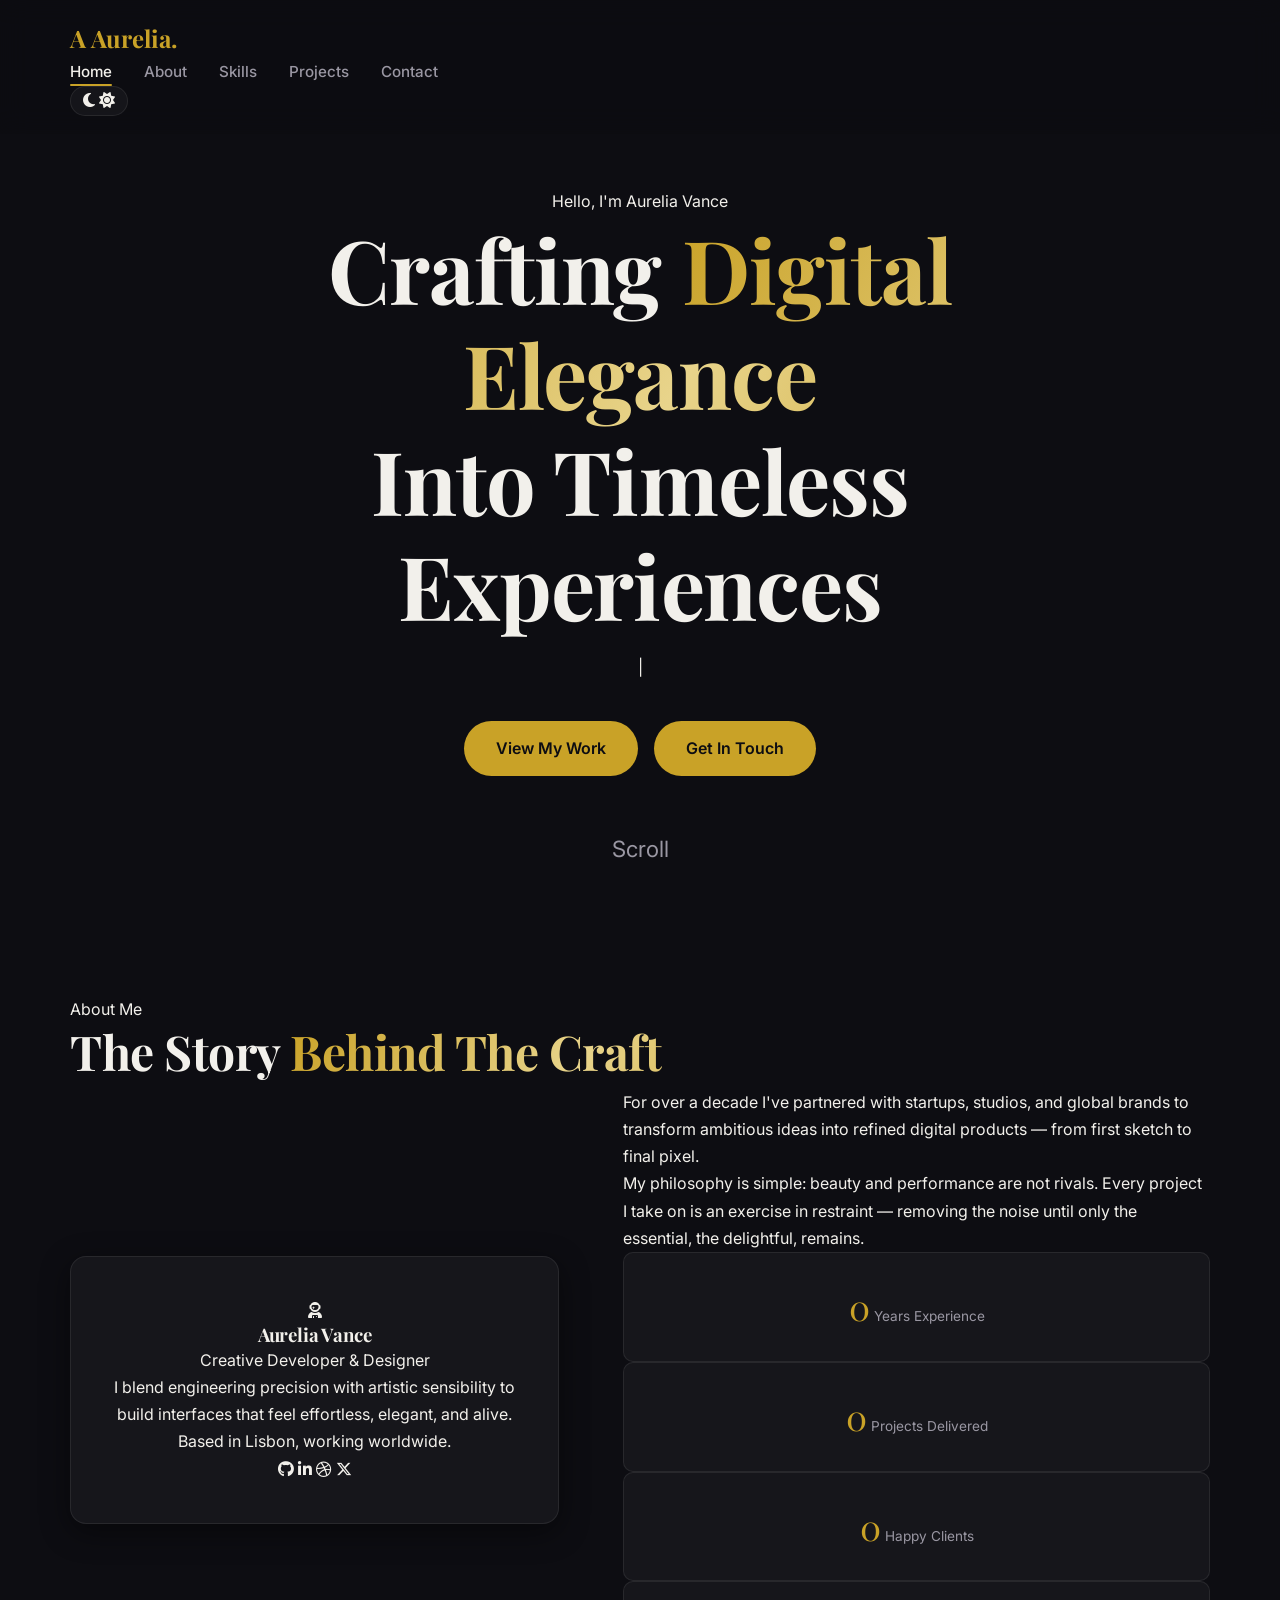
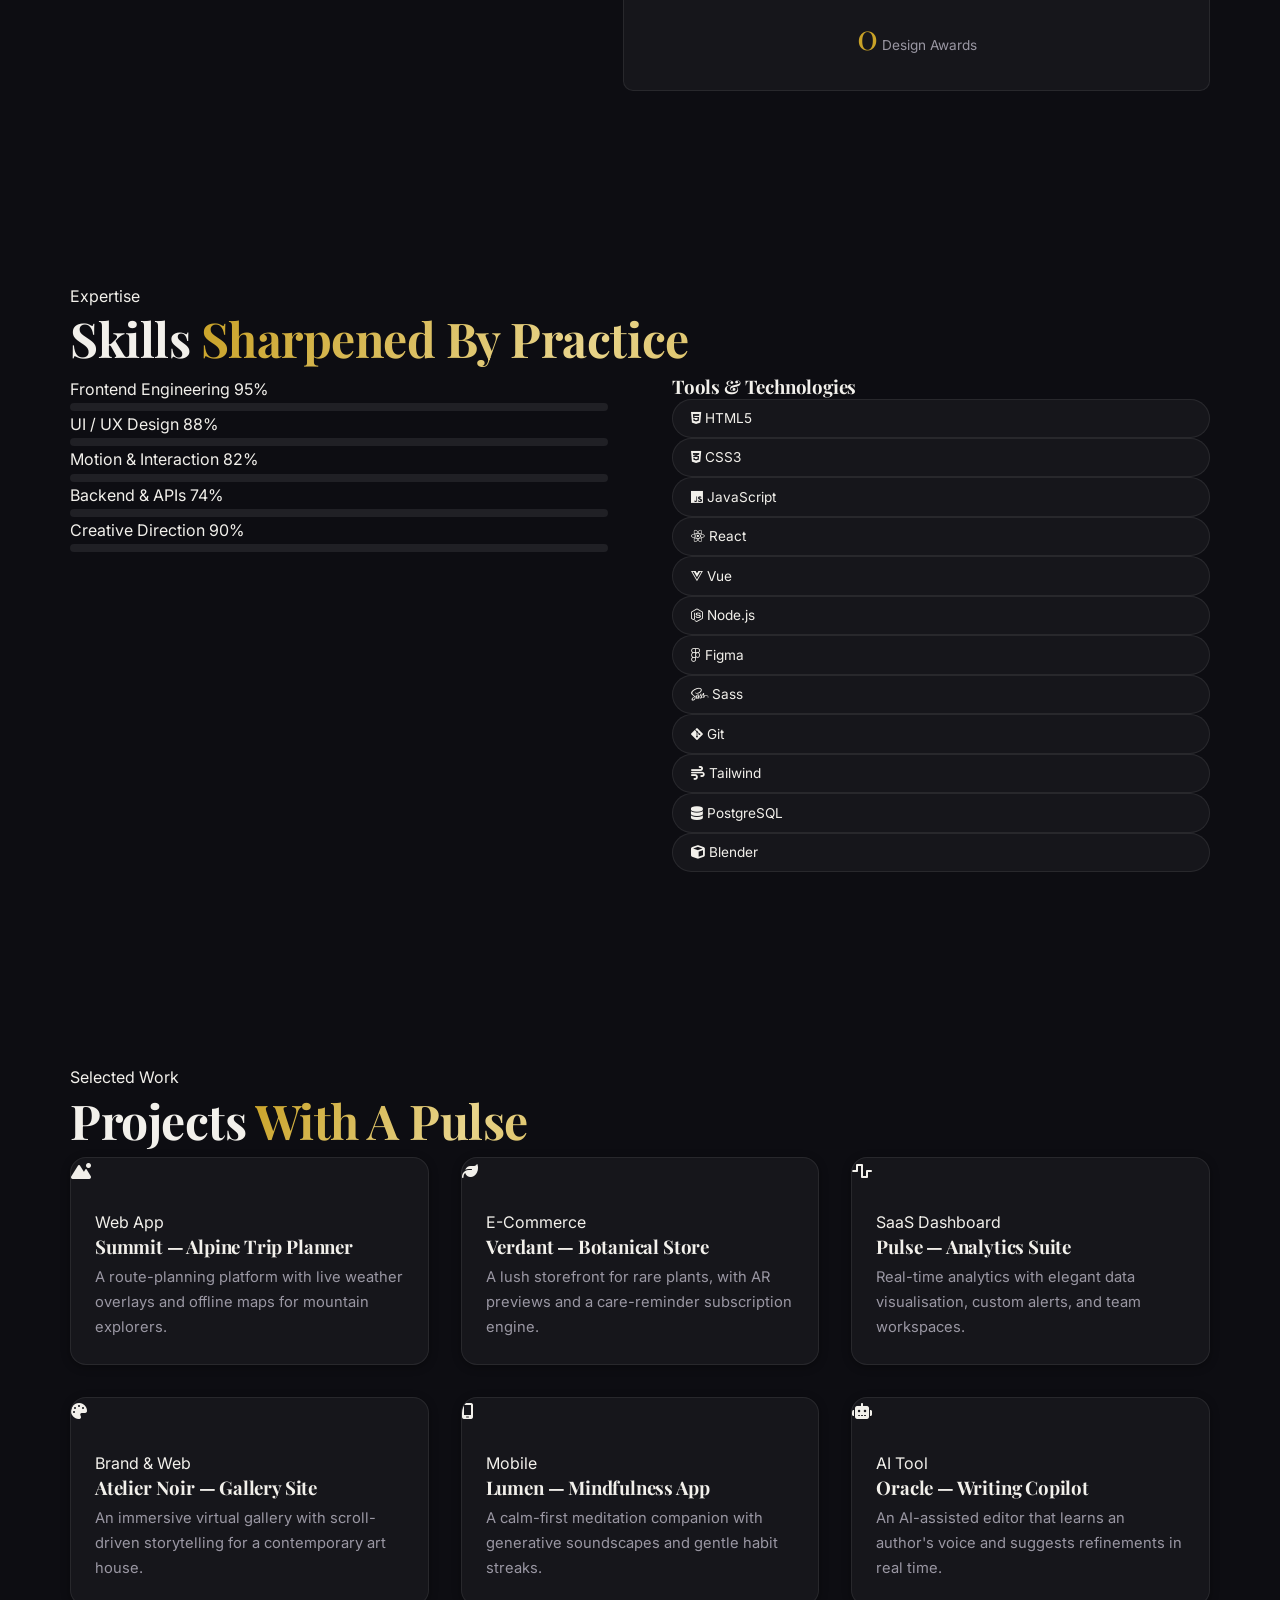
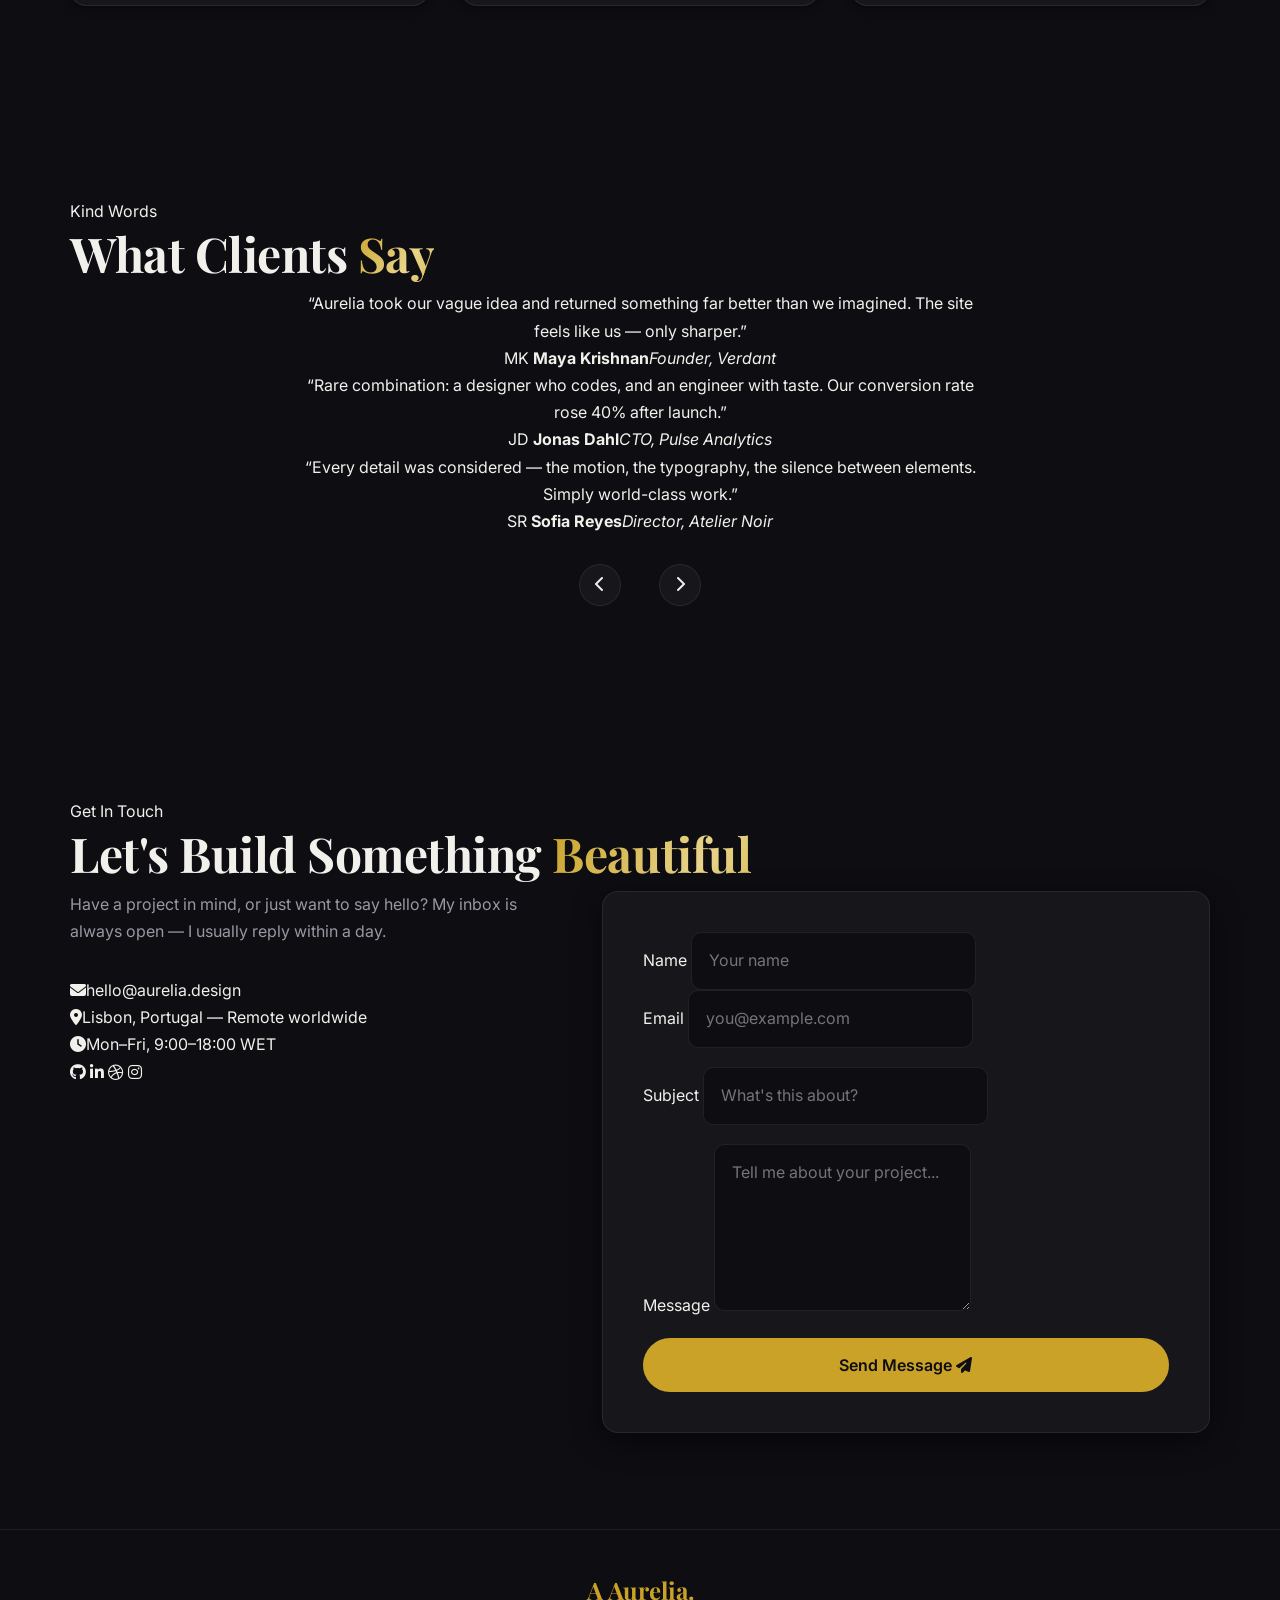
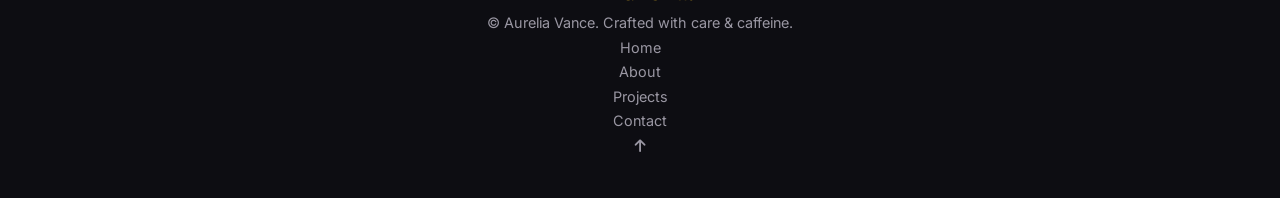
<file: webpage/index.html>
<!DOCTYPE html>
<html lang="en">
<head>
  <meta charset="UTF-8" />
  <meta name="viewport" content="width=device-width, initial-scale=1.0" />
  <title>Aurelia — Creative Developer & Designer</title>
  <meta name="description" content="Portfolio of Aurelia Vance — creative developer and digital designer crafting elegant web experiences." />

  <!-- Google Fonts -->
  <link rel="preconnect" href="https://fonts.googleapis.com" />
  <link rel="preconnect" href="https://fonts.gstatic.com" crossorigin />
  <link href="https://fonts.googleapis.com/css2?family=Playfair+Display:ital,wght@0,500;0,600;0,700;1,500&family=Inter:wght@300;400;500;600&display=swap" rel="stylesheet" />

  <!-- Font Awesome -->
  <link rel="stylesheet" href="https://cdnjs.cloudflare.com/ajax/libs/font-awesome/6.5.1/css/all.min.css" />

  <link rel="stylesheet" href="styles.css" />
</head>
<body>

  <!-- ============ NAVBAR ============ -->
  <header class="navbar" id="navbar">
    <nav class="nav-inner container" aria-label="Main navigation">
      <a href="#home" class="logo" aria-label="Aurelia home">
        <span class="logo-mark">A</span>
        <span class="logo-text">Aurelia<span class="logo-dot">.</span></span>
      </a>

      <ul class="nav-links" id="nav-links">
        <li><a href="#home" class="nav-link active">Home</a></li>
        <li><a href="#about" class="nav-link">About</a></li>
        <li><a href="#skills" class="nav-link">Skills</a></li>
        <li><a href="#projects" class="nav-link">Projects</a></li>
        <li><a href="#contact" class="nav-link">Contact</a></li>
      </ul>

      <div class="nav-actions">
        <button class="theme-toggle" id="theme-toggle" aria-label="Toggle light and dark theme">
          <span class="toggle-track">
            <i class="fa-solid fa-moon icon-moon"></i>
            <i class="fa-solid fa-sun icon-sun"></i>
            <span class="toggle-thumb"></span>
          </span>
        </button>

        <button class="hamburger" id="hamburger" aria-label="Open menu" aria-expanded="false">
          <span></span><span></span><span></span>
        </button>
      </div>
    </nav>
  </header>

  <main>
    <!-- ============ HERO ============ -->
    <section class="hero" id="home">
      <!-- Parallax decorative layers -->
      <div class="hero-bg" data-speed="0.15" aria-hidden="true"></div>
      <div class="hero-glow hero-glow-1" data-speed="0.35" aria-hidden="true"></div>
      <div class="hero-glow hero-glow-2" data-speed="0.55" aria-hidden="true"></div>

      <div class="shape shape-1" data-speed="0.5" aria-hidden="true"></div>
      <div class="shape shape-2" data-speed="0.8" aria-hidden="true"></div>
      <div class="shape shape-3" data-speed="0.65" aria-hidden="true"></div>
      <div class="shape shape-4" data-speed="0.4" aria-hidden="true"></div>

      <div class="hero-content container">
        <p class="hero-eyebrow" data-reveal>Hello, I'm Aurelia Vance</p>
        <h1 class="hero-title" data-reveal>
          Crafting <span class="gradient-text shimmer">Digital Elegance</span><br />
          Into Timeless Experiences
        </h1>
        <p class="hero-tagline" data-reveal>
          <span id="typed-text"></span><span class="type-cursor">|</span>
        </p>
        <div class="hero-cta" data-reveal>
          <a href="#projects" class="btn btn-primary"><span class="btn-shine"></span>View My Work</a>
          <a href="#contact" class="btn btn-ghost"><span class="btn-shine"></span>Get In Touch</a>
        </div>
      </div>

      <a href="#about" class="scroll-indicator" aria-label="Scroll to about section">
        <span class="mouse"><span class="wheel"></span></span>
        <span class="scroll-label">Scroll</span>
      </a>
    </section>

    <!-- ============ ABOUT ============ -->
    <section class="section about" id="about">
      <div class="container">
        <div class="section-head" data-reveal>
          <span class="section-eyebrow">About Me</span>
          <h2 class="section-title">The Story <span class="gradient-text">Behind The Craft</span></h2>
        </div>

        <div class="about-grid">
          <div class="profile-card" data-reveal>
            <div class="profile-photo">
              <div class="photo-placeholder" aria-hidden="true">
                <i class="fa-solid fa-user-astronaut"></i>
              </div>
              <span class="profile-ring" aria-hidden="true"></span>
            </div>
            <h3 class="profile-name">Aurelia Vance</h3>
            <p class="profile-role">Creative Developer &amp; Designer</p>
            <p class="profile-bio">
              I blend engineering precision with artistic sensibility to build
              interfaces that feel effortless, elegant, and alive. Based in
              Lisbon, working worldwide.
            </p>
            <div class="profile-socials">
              <a href="#" aria-label="GitHub"><i class="fa-brands fa-github"></i></a>
              <a href="#" aria-label="LinkedIn"><i class="fa-brands fa-linkedin-in"></i></a>
              <a href="#" aria-label="Dribbble"><i class="fa-brands fa-dribbble"></i></a>
              <a href="#" aria-label="Twitter"><i class="fa-brands fa-x-twitter"></i></a>
            </div>
          </div>

          <div class="about-body">
            <p class="about-lead" data-reveal>
              For over a decade I've partnered with startups, studios, and
              global brands to transform ambitious ideas into refined digital
              products — from first sketch to final pixel.
            </p>
            <p class="about-text" data-reveal>
              My philosophy is simple: beauty and performance are not rivals.
              Every project I take on is an exercise in restraint — removing
              the noise until only the essential, the delightful, remains.
            </p>

            <div class="stats" id="stats" data-reveal>
              <div class="stat">
                <span class="stat-number" data-count="12" data-suffix="+">0</span>
                <span class="stat-label">Years Experience</span>
              </div>
              <div class="stat">
                <span class="stat-number" data-count="148" data-suffix="+">0</span>
                <span class="stat-label">Projects Delivered</span>
              </div>
              <div class="stat">
                <span class="stat-number" data-count="64" data-suffix="">0</span>
                <span class="stat-label">Happy Clients</span>
              </div>
              <div class="stat">
                <span class="stat-number" data-count="9" data-suffix="">0</span>
                <span class="stat-label">Design Awards</span>
              </div>
            </div>
          </div>
        </div>
      </div>
    </section>

    <!-- ============ SKILLS ============ -->
    <section class="section skills" id="skills">
      <div class="container">
        <div class="section-head" data-reveal>
          <span class="section-eyebrow">Expertise</span>
          <h2 class="section-title">Skills <span class="gradient-text">Sharpened By Practice</span></h2>
        </div>

        <div class="skills-grid">
          <div class="skills-bars" data-reveal>
            <div class="skill">
              <div class="skill-head">
                <span class="skill-name">Frontend Engineering</span>
                <span class="skill-percent">95%</span>
              </div>
              <div class="skill-track"><div class="skill-fill" data-percent="95"></div></div>
            </div>
            <div class="skill">
              <div class="skill-head">
                <span class="skill-name">UI / UX Design</span>
                <span class="skill-percent">88%</span>
              </div>
              <div class="skill-track"><div class="skill-fill" data-percent="88"></div></div>
            </div>
            <div class="skill">
              <div class="skill-head">
                <span class="skill-name">Motion &amp; Interaction</span>
                <span class="skill-percent">82%</span>
              </div>
              <div class="skill-track"><div class="skill-fill" data-percent="82"></div></div>
            </div>
            <div class="skill">
              <div class="skill-head">
                <span class="skill-name">Backend &amp; APIs</span>
                <span class="skill-percent">74%</span>
              </div>
              <div class="skill-track"><div class="skill-fill" data-percent="74"></div></div>
            </div>
            <div class="skill">
              <div class="skill-head">
                <span class="skill-name">Creative Direction</span>
                <span class="skill-percent">90%</span>
              </div>
              <div class="skill-track"><div class="skill-fill" data-percent="90"></div></div>
            </div>
          </div>

          <div class="skills-badges" data-reveal>
            <h3 class="badges-title">Tools &amp; Technologies</h3>
            <ul class="badge-list">
              <li class="badge"><i class="fa-brands fa-html5"></i> HTML5</li>
              <li class="badge"><i class="fa-brands fa-css3-alt"></i> CSS3</li>
              <li class="badge"><i class="fa-brands fa-js"></i> JavaScript</li>
              <li class="badge"><i class="fa-brands fa-react"></i> React</li>
              <li class="badge"><i class="fa-brands fa-vuejs"></i> Vue</li>
              <li class="badge"><i class="fa-brands fa-node-js"></i> Node.js</li>
              <li class="badge"><i class="fa-brands fa-figma"></i> Figma</li>
              <li class="badge"><i class="fa-brands fa-sass"></i> Sass</li>
              <li class="badge"><i class="fa-brands fa-git-alt"></i> Git</li>
              <li class="badge"><i class="fa-solid fa-wind"></i> Tailwind</li>
              <li class="badge"><i class="fa-solid fa-database"></i> PostgreSQL</li>
              <li class="badge"><i class="fa-solid fa-cube"></i> Blender</li>
            </ul>
          </div>
        </div>
      </div>
    </section>

    <!-- ============ PROJECTS ============ -->
    <section class="section projects" id="projects">
      <div class="container">
        <div class="section-head" data-reveal>
          <span class="section-eyebrow">Selected Work</span>
          <h2 class="section-title">Projects <span class="gradient-text">With A Pulse</span></h2>
        </div>

        <div class="projects-grid">
          <article class="project-card" data-reveal>
            <div class="project-media">
              <div class="img-placeholder ph-1" aria-hidden="true"><i class="fa-solid fa-mountain-sun"></i></div>
              <div class="project-overlay">
                <a href="#" class="project-link" aria-label="View Summit project"><i class="fa-solid fa-arrow-up-right-from-square"></i></a>
              </div>
            </div>
            <div class="project-body">
              <span class="project-tag">Web App</span>
              <h3 class="project-title">Summit — Alpine Trip Planner</h3>
              <p class="project-desc">A route-planning platform with live weather overlays and offline maps for mountain explorers.</p>
            </div>
          </article>

          <article class="project-card" data-reveal>
            <div class="project-media">
              <div class="img-placeholder ph-2" aria-hidden="true"><i class="fa-solid fa-leaf"></i></div>
              <div class="project-overlay">
                <a href="#" class="project-link" aria-label="View Verdant project"><i class="fa-solid fa-arrow-up-right-from-square"></i></a>
              </div>
            </div>
            <div class="project-body">
              <span class="project-tag">E-Commerce</span>
              <h3 class="project-title">Verdant — Botanical Store</h3>
              <p class="project-desc">A lush storefront for rare plants, with AR previews and a care-reminder subscription engine.</p>
            </div>
          </article>

          <article class="project-card" data-reveal>
            <div class="project-media">
              <div class="img-placeholder ph-3" aria-hidden="true"><i class="fa-solid fa-wave-square"></i></div>
              <div class="project-overlay">
                <a href="#" class="project-link" aria-label="View Pulse project"><i class="fa-solid fa-arrow-up-right-from-square"></i></a>
              </div>
            </div>
            <div class="project-body">
              <span class="project-tag">SaaS Dashboard</span>
              <h3 class="project-title">Pulse — Analytics Suite</h3>
              <p class="project-desc">Real-time analytics with elegant data visualisation, custom alerts, and team workspaces.</p>
            </div>
          </article>

          <article class="project-card" data-reveal>
            <div class="project-media">
              <div class="img-placeholder ph-4" aria-hidden="true"><i class="fa-solid fa-palette"></i></div>
              <div class="project-overlay">
                <a href="#" class="project-link" aria-label="View Atelier project"><i class="fa-solid fa-arrow-up-right-from-square"></i></a>
              </div>
            </div>
            <div class="project-body">
              <span class="project-tag">Brand &amp; Web</span>
              <h3 class="project-title">Atelier Noir — Gallery Site</h3>
              <p class="project-desc">An immersive virtual gallery with scroll-driven storytelling for a contemporary art house.</p>
            </div>
          </article>

          <article class="project-card" data-reveal>
            <div class="project-media">
              <div class="img-placeholder ph-5" aria-hidden="true"><i class="fa-solid fa-mobile-screen"></i></div>
              <div class="project-overlay">
                <a href="#" class="project-link" aria-label="View Lumen project"><i class="fa-solid fa-arrow-up-right-from-square"></i></a>
              </div>
            </div>
            <div class="project-body">
              <span class="project-tag">Mobile</span>
              <h3 class="project-title">Lumen — Mindfulness App</h3>
              <p class="project-desc">A calm-first meditation companion with generative soundscapes and gentle habit streaks.</p>
            </div>
          </article>

          <article class="project-card" data-reveal>
            <div class="project-media">
              <div class="img-placeholder ph-6" aria-hidden="true"><i class="fa-solid fa-robot"></i></div>
              <div class="project-overlay">
                <a href="#" class="project-link" aria-label="View Oracle project"><i class="fa-solid fa-arrow-up-right-from-square"></i></a>
              </div>
            </div>
            <div class="project-body">
              <span class="project-tag">AI Tool</span>
              <h3 class="project-title">Oracle — Writing Copilot</h3>
              <p class="project-desc">An AI-assisted editor that learns an author's voice and suggests refinements in real time.</p>
            </div>
          </article>
        </div>
      </div>
    </section>

    <!-- ============ TESTIMONIALS ============ -->
    <section class="section testimonials" id="testimonials">
      <div class="container">
        <div class="section-head" data-reveal>
          <span class="section-eyebrow">Kind Words</span>
          <h2 class="section-title">What Clients <span class="gradient-text">Say</span></h2>
        </div>

        <div class="carousel" id="testimonial-carousel" data-reveal>
          <div class="carousel-track" id="carousel-track">
            <figure class="testimonial active">
              <blockquote>
                “Aurelia took our vague idea and returned something far better
                than we imagined. The site feels like us — only sharper.”
              </blockquote>
              <figcaption>
                <span class="t-avatar" aria-hidden="true">MK</span>
                <span class="t-meta"><strong>Maya Krishnan</strong><em>Founder, Verdant</em></span>
              </figcaption>
            </figure>

            <figure class="testimonial">
              <blockquote>
                “Rare combination: a designer who codes, and an engineer with
                taste. Our conversion rate rose 40% after launch.”
              </blockquote>
              <figcaption>
                <span class="t-avatar" aria-hidden="true">JD</span>
                <span class="t-meta"><strong>Jonas Dahl</strong><em>CTO, Pulse Analytics</em></span>
              </figcaption>
            </figure>

            <figure class="testimonial">
              <blockquote>
                “Every detail was considered — the motion, the typography, the
                silence between elements. Simply world-class work.”
              </blockquote>
              <figcaption>
                <span class="t-avatar" aria-hidden="true">SR</span>
                <span class="t-meta"><strong>Sofia Reyes</strong><em>Director, Atelier Noir</em></span>
              </figcaption>
            </figure>
          </div>

          <div class="carousel-controls">
            <button class="carousel-btn" id="carousel-prev" aria-label="Previous testimonial"><i class="fa-solid fa-chevron-left"></i></button>
            <div class="carousel-dots" id="carousel-dots" role="tablist" aria-label="Testimonial slides"></div>
            <button class="carousel-btn" id="carousel-next" aria-label="Next testimonial"><i class="fa-solid fa-chevron-right"></i></button>
          </div>
        </div>
      </div>
    </section>

    <!-- ============ CONTACT ============ -->
    <section class="section contact" id="contact">
      <div class="container">
        <div class="section-head" data-reveal>
          <span class="section-eyebrow">Get In Touch</span>
          <h2 class="section-title">Let's Build Something <span class="gradient-text">Beautiful</span></h2>
        </div>

        <div class="contact-grid">
          <div class="contact-info" data-reveal>
            <p class="contact-lead">
              Have a project in mind, or just want to say hello? My inbox is
              always open — I usually reply within a day.
            </p>
            <ul class="contact-details">
              <li><i class="fa-solid fa-envelope"></i><span>hello@aurelia.design</span></li>
              <li><i class="fa-solid fa-location-dot"></i><span>Lisbon, Portugal — Remote worldwide</span></li>
              <li><i class="fa-solid fa-clock"></i><span>Mon–Fri, 9:00–18:00 WET</span></li>
            </ul>
            <div class="contact-socials">
              <a href="#" class="social-btn" aria-label="GitHub"><i class="fa-brands fa-github"></i></a>
              <a href="#" class="social-btn" aria-label="LinkedIn"><i class="fa-brands fa-linkedin-in"></i></a>
              <a href="#" class="social-btn" aria-label="Dribbble"><i class="fa-brands fa-dribbble"></i></a>
              <a href="#" class="social-btn" aria-label="Instagram"><i class="fa-brands fa-instagram"></i></a>
            </div>
          </div>

          <form class="contact-form" id="contact-form" data-reveal novalidate>
            <div class="form-row">
              <div class="form-field">
                <label for="name">Name</label>
                <input type="text" id="name" name="name" placeholder="Your name" required />
              </div>
              <div class="form-field">
                <label for="email">Email</label>
                <input type="email" id="email" name="email" placeholder="you@example.com" required />
              </div>
            </div>
            <div class="form-field">
              <label for="subject">Subject</label>
              <input type="text" id="subject" name="subject" placeholder="What's this about?" />
            </div>
            <div class="form-field">
              <label for="message">Message</label>
              <textarea id="message" name="message" rows="5" placeholder="Tell me about your project..." required></textarea>
            </div>
            <button type="submit" class="btn btn-primary btn-full"><span class="btn-shine"></span>Send Message <i class="fa-solid fa-paper-plane"></i></button>
            <p class="form-success" id="form-success" hidden>
              <i class="fa-solid fa-circle-check"></i> Thank you! Your message has been sent — I'll be in touch soon.
            </p>
          </form>
        </div>
      </div>
    </section>
  </main>

  <!-- ============ FOOTER ============ -->
  <footer class="footer">
    <div class="container footer-inner">
      <a href="#home" class="logo footer-logo">
        <span class="logo-mark">A</span>
        <span class="logo-text">Aurelia<span class="logo-dot">.</span></span>
      </a>
      <p class="footer-note">© <span id="year"></span> Aurelia Vance. Crafted with care &amp; caffeine.</p>
      <ul class="footer-links">
        <li><a href="#home">Home</a></li>
        <li><a href="#about">About</a></li>
        <li><a href="#projects">Projects</a></li>
        <li><a href="#contact">Contact</a></li>
      </ul>
    </div>
    <a href="#home" class="back-to-top" id="back-to-top" aria-label="Back to top"><i class="fa-solid fa-arrow-up"></i></a>
  </footer>

  <script src="script.js"></script>
</body>
</html>
</file>
<file: webpage/styles.css>
/* =============================================
   LUXE PORTFOLIO — Design System
   ============================================= */

/* ---------- CSS Custom Properties ---------- */
:root {
  /* Dark theme (default) */
  --bg: #0d0d12;
  --bg-alt: #12121a;
  --bg-card: rgba(255, 255, 255, 0.04);
  --text: #f2f0eb;
  --text-muted: #9a97a3;
  --accent: #c9a227;
  --accent-soft: rgba(201, 162, 39, 0.15);
  --border: rgba(255, 255, 255, 0.08);
  --glass-bg: rgba(13, 13, 18, 0.65);
  --shadow-sm: 0 2px 8px rgba(0, 0, 0, 0.35);
  --shadow-md: 0 8px 30px rgba(0, 0, 0, 0.45);
  --shadow-lg: 0 20px 60px rgba(0, 0, 0, 0.55);
  --radius: 16px;
  --radius-sm: 10px;
  --transition: 0.4s cubic-bezier(0.25, 0.8, 0.25, 1);
  --font-heading: 'Playfair Display', Georgia, serif;
  --font-body: 'Inter', -apple-system, sans-serif;
}

body.light-theme {
  --bg: #faf8f5;
  --bg-alt: #f3efe8;
  --bg-card: rgba(255, 255, 255, 0.7);
  --text: #23201c;
  --text-muted: #6f6a60;
  --accent: #c9a227;
  --accent-soft: rgba(201, 162, 39, 0.12);
  --border: rgba(35, 32, 28, 0.1);
  --glass-bg: rgba(250, 248, 245, 0.7);
  --shadow-sm: 0 2px 8px rgba(35, 32, 28, 0.08);
  --shadow-md: 0 8px 30px rgba(35, 32, 28, 0.12);
  --shadow-lg: 0 20px 60px rgba(35, 32, 28, 0.16);
}

/* ---------- Reset & Base ---------- */
*, *::before, *::after { box-sizing: border-box; margin: 0; padding: 0; }

html { scroll-behavior: smooth; }

body {
  font-family: var(--font-body);
  background: var(--bg);
  color: var(--text);
  line-height: 1.7;
  overflow-x: hidden;
  transition: background var(--transition), color var(--transition);
}

img { max-width: 100%; display: block; }
a { color: inherit; text-decoration: none; }
ul { list-style: none; }
button, input, textarea { font: inherit; color: inherit; }

::selection { background: var(--accent); color: #0d0d12; }

/* Scrollbar */
::-webkit-scrollbar { width: 10px; }
::-webkit-scrollbar-track { background: var(--bg); }
::-webkit-scrollbar-thumb { background: var(--accent); border-radius: 5px; }

/* ---------- Typography ---------- */
h1, h2, h3, h4 {
  font-family: var(--font-heading);
  font-weight: 700;
  line-height: 1.2;
  letter-spacing: -0.01em;
}

.section-title {
  font-size: clamp(2rem, 5vw, 3rem);
  margin-bottom: 0.5rem;
}

.section-subtitle {
  color: var(--text-muted);
  max-width: 560px;
  margin: 0 auto 3rem;
}

.gradient-text {
  background: linear-gradient(120deg, var(--accent) 0%, #e8d48b 40%, var(--accent) 80%);
  background-size: 200% auto;
  -webkit-background-clip: text;
  background-clip: text;
  -webkit-text-fill-color: transparent;
  animation: shimmer 6s linear infinite;
}

@keyframes shimmer {
  to { background-position: 200% center; }
}

/* ---------- Layout ---------- */
.container {
  width: min(1140px, 90%);
  margin-inline: auto;
}

section { padding: 6rem 0; }

.section-header { text-align: center; margin-bottom: 3rem; }

/* ---------- Buttons (shine sweep micro-interaction) ---------- */
.btn {
  position: relative;
  display: inline-block;
  padding: 0.85rem 2rem;
  border: none;
  border-radius: 50px;
  background: var(--accent);
  color: #0d0d12;
  font-weight: 600;
  cursor: pointer;
  overflow: hidden;
  transition: transform var(--transition), box-shadow var(--transition), background var(--transition);
}

.btn::after {
  content: '';
  position: absolute;
  top: 0; left: -75%;
  width: 50%; height: 100%;
  background: linear-gradient(120deg, transparent, rgba(255, 255, 255, 0.45), transparent);
  transform: skewX(-25deg);
  transition: left 0.6s ease;
}

.btn:hover {
  transform: translateY(-3px);
  box-shadow: 0 10px 25px var(--accent-soft), var(--shadow-md);
}

.btn:hover::after { left: 125%; }

.btn-outline {
  background: transparent;
  color: var(--accent);
  border: 1.5px solid var(--accent);
}

.btn-outline:hover { background: var(--accent-soft); }

/* ---------- Glassmorphic Navbar ---------- */
.navbar {
  position: fixed;
  top: 0; left: 0; right: 0;
  z-index: 1000;
  padding: 1.1rem 0;
  background: var(--glass-bg);
  -webkit-backdrop-filter: blur(14px);
  backdrop-filter: blur(14px);
  border-bottom: 1px solid transparent;
  transition: background var(--transition), border-color var(--transition), padding var(--transition), box-shadow var(--transition);
}

.navbar.scrolled {
  padding: 0.7rem 0;
  border-bottom: 1px solid var(--border);
  box-shadow: var(--shadow-sm);
}

.nav-container {
  width: min(1140px, 90%);
  margin-inline: auto;
  display: flex;
  align-items: center;
  justify-content: space-between;
  gap: 1rem;
}

.logo {
  font-family: var(--font-heading);
  font-size: 1.5rem;
  font-weight: 700;
}

.logo span { color: var(--accent); }

.nav-links {
  display: flex;
  align-items: center;
  gap: 2rem;
}

.nav-links a {
  position: relative;
  font-size: 0.95rem;
  font-weight: 500;
  color: var(--text-muted);
  transition: color var(--transition);
}

.nav-links a::after {
  content: '';
  position: absolute;
  left: 0; bottom: -5px;
  width: 0; height: 2px;
  background: var(--accent);
  border-radius: 2px;
  transition: width var(--transition);
}

.nav-links a:hover,
.nav-links a.active { color: var(--text); }

.nav-links a:hover::after,
.nav-links a.active::after { width: 100%; }

/* Theme toggle switch */
.theme-toggle {
  position: relative;
  width: 58px;
  height: 30px;
  border: 1px solid var(--border);
  border-radius: 50px;
  background: var(--bg-card);
  cursor: pointer;
  flex-shrink: 0;
}

.theme-toggle .knob {
  position: absolute;
  top: 3px; left: 3px;
  width: 22px; height: 22px;
  border-radius: 50%;
  background: var(--accent);
  display: grid;
  place-items: center;
  font-size: 0.7rem;
  color: #0d0d12;
  transition: transform var(--transition);
}

body.light-theme .theme-toggle .knob { transform: translateX(28px); }

/* Hamburger */
.hamburger {
  display: none;
  flex-direction: column;
  gap: 5px;
  background: none;
  border: none;
  cursor: pointer;
  padding: 6px;
}

.hamburger span {
  width: 24px; height: 2px;
  background: var(--text);
  border-radius: 2px;
  transition: transform var(--transition), opacity var(--transition);
}

.hamburger.open span:nth-child(1) { transform: translateY(7px) rotate(45deg); }
.hamburger.open span:nth-child(2) { opacity: 0; }
.hamburger.open span:nth-child(3) { transform: translateY(-7px) rotate(-45deg); }

/* ---------- Hero ---------- */
.hero {
  position: relative;
  min-height: 100vh;
  display: flex;
  align-items: center;
  justify-content: center;
  text-align: center;
  overflow: hidden;
  padding: 8rem 0 4rem;
}

/* Parallax layers (JS drives translate3d) */
.parallax-layer {
  position: absolute;
  inset: -10%;
  pointer-events: none;
  will-change: transform;
}

.hero-bg {
  background:
    radial-gradient(ellipse 60% 50% at 70% 30%, var(--accent-soft), transparent 70%),
    radial-gradient(ellipse 50% 40% at 20% 70%, rgba(120, 90, 200, 0.08), transparent 70%);
  background-attachment: fixed; /* fallback */
}

.shape {
  position: absolute;
  border-radius: 50%;
  background: linear-gradient(135deg, var(--accent), transparent);
  opacity: 0.18;
  animation: float 8s ease-in-out infinite;
}

.shape:nth-child(2) { animation-delay: -2s; animation-duration: 10s; }
.shape:nth-child(3) { animation-delay: -4s; animation-duration: 12s; }
.shape:nth-child(4) { animation-delay: -6s; animation-duration: 9s; }

@keyframes float {
  0%, 100% { transform: translateY(0) rotate(0deg); }
  50% { transform: translateY(-30px) rotate(8deg); }
}

.hero-content { position: relative; z-index: 2; max-width: 800px; }

.hero h1 {
  font-size: clamp(2.8rem, 8vw, 5.5rem);
  margin-bottom: 1rem;
}

.hero .tagline {
  font-size: clamp(1.1rem, 2.5vw, 1.5rem);
  color: var(--text-muted);
  min-height: 2.2em;
}

.cursor {
  display: inline-block;
  width: 3px;
  height: 1.1em;
  background: var(--accent);
  margin-left: 4px;
  vertical-align: text-bottom;
  animation: blink 0.8s step-end infinite;
}

@keyframes blink { 50% { opacity: 0; } }

.hero-cta { margin-top: 2.5rem; display: flex; gap: 1rem; justify-content: center; flex-wrap: wrap; }

.scroll-indicator {
  position: absolute;
  bottom: 2rem; left: 50%;
  transform: translateX(-50%);
  color: var(--text-muted);
  font-size: 1.4rem;
  animation: bounce 2s infinite;
}

@keyframes bounce {
  0%, 100% { transform: translate(-50%, 0); }
  50% { transform: translate(-50%, 10px); }
}

/* ---------- About / Stats ---------- */
.about-grid {
  display: grid;
  grid-template-columns: 1fr 1.2fr;
  gap: 4rem;
  align-items: center;
}

.profile-card {
  background: var(--bg-card);
  border: 1px solid var(--border);
  border-radius: var(--radius);
  padding: 2.5rem;
  text-align: center;
  box-shadow: var(--shadow-md);
  transition: transform var(--transition), box-shadow var(--transition), background var(--transition);
}

.profile-card:hover { transform: translateY(-6px); box-shadow: var(--shadow-lg); }

.profile-avatar {
  width: 140px; height: 140px;
  margin: 0 auto 1.5rem;
  border-radius: 50%;
  background: linear-gradient(135deg, var(--accent), #6b5a1a);
  display: grid;
  place-items: center;
  font-size: 3.5rem;
  color: #0d0d12;
}

.stats-grid {
  display: grid;
  grid-template-columns: repeat(3, 1fr);
  gap: 1.5rem;
  margin-top: 2.5rem;
}

.stat {
  text-align: center;
  padding: 1.5rem 1rem;
  background: var(--bg-card);
  border: 1px solid var(--border);
  border-radius: var(--radius-sm);
  transition: transform var(--transition), box-shadow var(--transition), background var(--transition);
}

.stat:hover { transform: translateY(-4px); box-shadow: var(--shadow-md); }

.stat-number {
  font-family: var(--font-heading);
  font-size: 2.2rem;
  color: var(--accent);
}

.stat-label { font-size: 0.85rem; color: var(--text-muted); }

/* ---------- Skills ---------- */
.skills-grid {
  display: grid;
  grid-template-columns: repeat(auto-fit, minmax(280px, 1fr));
  gap: 2.5rem 4rem;
}

.skill-bar { margin-bottom: 1.8rem; }

.skill-bar .skill-head {
  display: flex;
  justify-content: space-between;
  margin-bottom: 0.5rem;
  font-weight: 600;
  font-size: 0.95rem;
}

.skill-track {
  height: 8px;
  background: var(--border);
  border-radius: 4px;
  overflow: hidden;
}

.skill-fill {
  height: 100%;
  width: 0;
  border-radius: 4px;
  background: linear-gradient(90deg, var(--accent), #e8d48b);
  transition: width 1.4s cubic-bezier(0.25, 0.8, 0.25, 1);
}

.badges {
  display: flex;
  flex-wrap: wrap;
  gap: 0.7rem;
  margin-top: 2.5rem;
  justify-content: center;
}

.badge {
  padding: 0.45rem 1.1rem;
  border: 1px solid var(--border);
  border-radius: 50px;
  background: var(--bg-card);
  font-size: 0.85rem;
  transition: transform var(--transition), border-color var(--transition), color var(--transition), background var(--transition);
}

.badge:hover {
  transform: translateY(-3px) scale(1.05);
  border-color: var(--accent);
  color: var(--accent);
  background: var(--accent-soft);
}

/* ---------- Projects ---------- */
.projects-grid {
  display: grid;
  grid-template-columns: repeat(auto-fit, minmax(300px, 1fr));
  gap: 2rem;
}

.project-card {
  position: relative;
  border-radius: var(--radius);
  overflow: hidden;
  border: 1px solid var(--border);
  background: var(--bg-card);
  box-shadow: var(--shadow-sm);
  transition: transform var(--transition), box-shadow var(--transition), background var(--transition);
}

.project-card:hover {
  transform: translateY(-10px);
  box-shadow: var(--shadow-lg);
}

.project-img {
  height: 200px;
  display: grid;
  place-items: center;
  font-size: 3rem;
  color: rgba(255, 255, 255, 0.6);
  background: linear-gradient(135deg, #2a2a35, #1a1a24);
}

.project-overlay {
  position: absolute;
  inset: 0 0 auto 0;
  height: 200px;
  background: linear-gradient(to top, rgba(13, 13, 18, 0.85), transparent);
  opacity: 0;
  transition: opacity var(--transition);
  display: flex;
  align-items: flex-end;
  padding: 1.2rem;
}

.project-card:hover .project-overlay { opacity: 1; }

.project-body { padding: 1.5rem; }

.project-body h3 { margin-bottom: 0.4rem; }

.project-body p { color: var(--text-muted); font-size: 0.92rem; }

.project-tags { display: flex; gap: 0.5rem; flex-wrap: wrap; margin-top: 0.9rem; }

.project-tags span {
  font-size: 0.72rem;
  padding: 0.25rem 0.7rem;
  border-radius: 50px;
  background: var(--accent-soft);
  color: var(--accent);
}

/* ---------- Testimonials ---------- */
.carousel {
  position: relative;
  max-width: 700px;
  margin: 0 auto;
  text-align: center;
}

.testimonial-slide {
  display: none;
  padding: 2.5rem;
  background: var(--bg-card);
  border: 1px solid var(--border);
  border-radius: var(--radius);
  box-shadow: var(--shadow-md);
  animation: fadeInUp 0.6s ease both;
}

.testimonial-slide.active { display: block; }

.testimonial-slide .quote {
  font-family: var(--font-heading);
  font-size: 1.15rem;
  font-style: italic;
  margin-bottom: 1.2rem;
}

.testimonial-author { color: var(--accent); font-weight: 600; }
.testimonial-role { color: var(--text-muted); font-size: 0.85rem; }

.carousel-controls {
  display: flex;
  align-items: center;
  justify-content: center;
  gap: 1.2rem;
  margin-top: 1.8rem;
}

.carousel-btn {
  width: 42px; height: 42px;
  border-radius: 50%;
  border: 1px solid var(--border);
  background: var(--bg-card);
  color: var(--text);
  cursor: pointer;
  transition: background var(--transition), color var(--transition), transform var(--transition);
}

.carousel-btn:hover { background: var(--accent); color: #0d0d12; transform: scale(1.08); }

.dots { display: flex; gap: 0.5rem; }

.dot {
  width: 10px; height: 10px;
  border-radius: 50%;
  border: none;
  background: var(--border);
  cursor: pointer;
  transition: background var(--transition), transform var(--transition);
}

.dot.active { background: var(--accent); transform: scale(1.25); }

/* ---------- Contact ---------- */
.contact-grid {
  display: grid;
  grid-template-columns: 1fr 1.3fr;
  gap: 4rem;
}

.contact-info h3 { margin-bottom: 1rem; }

.contact-info p { color: var(--text-muted); margin-bottom: 2rem; }

.social-links { display: flex; gap: 1rem; }

.social-links a {
  width: 44px; height: 44px;
  border-radius: 50%;
  display: grid;
  place-items: center;
  border: 1px solid var(--border);
  background: var(--bg-card);
  transition: transform var(--transition), background var(--transition), color var(--transition), border-color var(--transition);
}

.social-links a:hover {
  transform: translateY(-4px) scale(1.05);
  background: var(--accent);
  color: #0d0d12;
  border-color: var(--accent);
}

.contact-form {
  display: grid;
  gap: 1.2rem;
  background: var(--bg-card);
  border: 1px solid var(--border);
  border-radius: var(--radius);
  padding: 2.5rem;
  box-shadow: var(--shadow-md);
}

.form-group { display: grid; gap: 0.4rem; }

.contact-form input,
.contact-form textarea {
  padding: 0.9rem 1.1rem;
  border-radius: var(--radius-sm);
  border: 1px solid var(--border);
  background: var(--bg);
  transition: border-color var(--transition), box-shadow var(--transition), background var(--transition);
}

.contact-form input:focus,
.contact-form textarea:focus {
  outline: none;
  border-color: var(--accent);
  box-shadow: 0 0 0 3px var(--accent-soft);
}

.contact-form textarea { resize: vertical; min-height: 130px; }

.form-success {
  padding: 0.9rem 1.1rem;
  border-radius: var(--radius-sm);
  background: var(--accent-soft);
  color: var(--accent);
  font-weight: 600;
  text-align: center;
  display: none;
}

.form-success.show { display: block; animation: fadeInUp 0.5s ease both; }

/* ---------- Footer ---------- */
footer {
  padding: 2.5rem 0;
  text-align: center;
  border-top: 1px solid var(--border);
  color: var(--text-muted);
  font-size: 0.9rem;
}

footer .gradient-text { font-family: var(--font-heading); }

/* ---------- Scroll Reveal ---------- */
.reveal {
  opacity: 0;
  transform: translateY(40px);
  transition: opacity 0.8s ease, transform 0.8s cubic-bezier(0.25, 0.8, 0.25, 1);
  transition-delay: var(--delay, 0s);
}

.reveal.visible {
  opacity: 1;
  transform: translateY(0);
}

@keyframes fadeInUp {
  from { opacity: 0; transform: translateY(30px); }
  to { opacity: 1; transform: translateY(0); }
}

/* ---------- Responsive ---------- */
@media (max-width: 900px) {
  .about-grid, .contact-grid { grid-template-columns: 1fr; gap: 3rem; }
  section { padding: 4.5rem 0; }
}

@media (max-width: 768px) {
  .hamburger { display: flex; }

  .nav-links {
    position: fixed;
    top: 0; right: 0;
    height: 100vh;
    width: min(300px, 75vw);
    flex-direction: column;
    justify-content: center;
    gap: 2rem;
    background: var(--glass-bg);
    -webkit-backdrop-filter: blur(20px);
    backdrop-filter: blur(20px);
    border-left: 1px solid var(--border);
    transform: translateX(100%);
    transition: transform var(--transition);
    z-index: 999;
  }

  .nav-links.open { transform: translateX(0); }
  .nav-links a { font-size: 1.15rem; }

  .stats-grid { grid-template-columns: 1fr; }
  .hero-cta { flex-direction: column; align-items: center; }
}

@media (prefers-reduced-motion: reduce) {
  *, *::before, *::after {
    animation-duration: 0.01ms !important;
    transition-duration: 0.01ms !important;
  }
  html { scroll-behavior: auto; }
}
</file>
